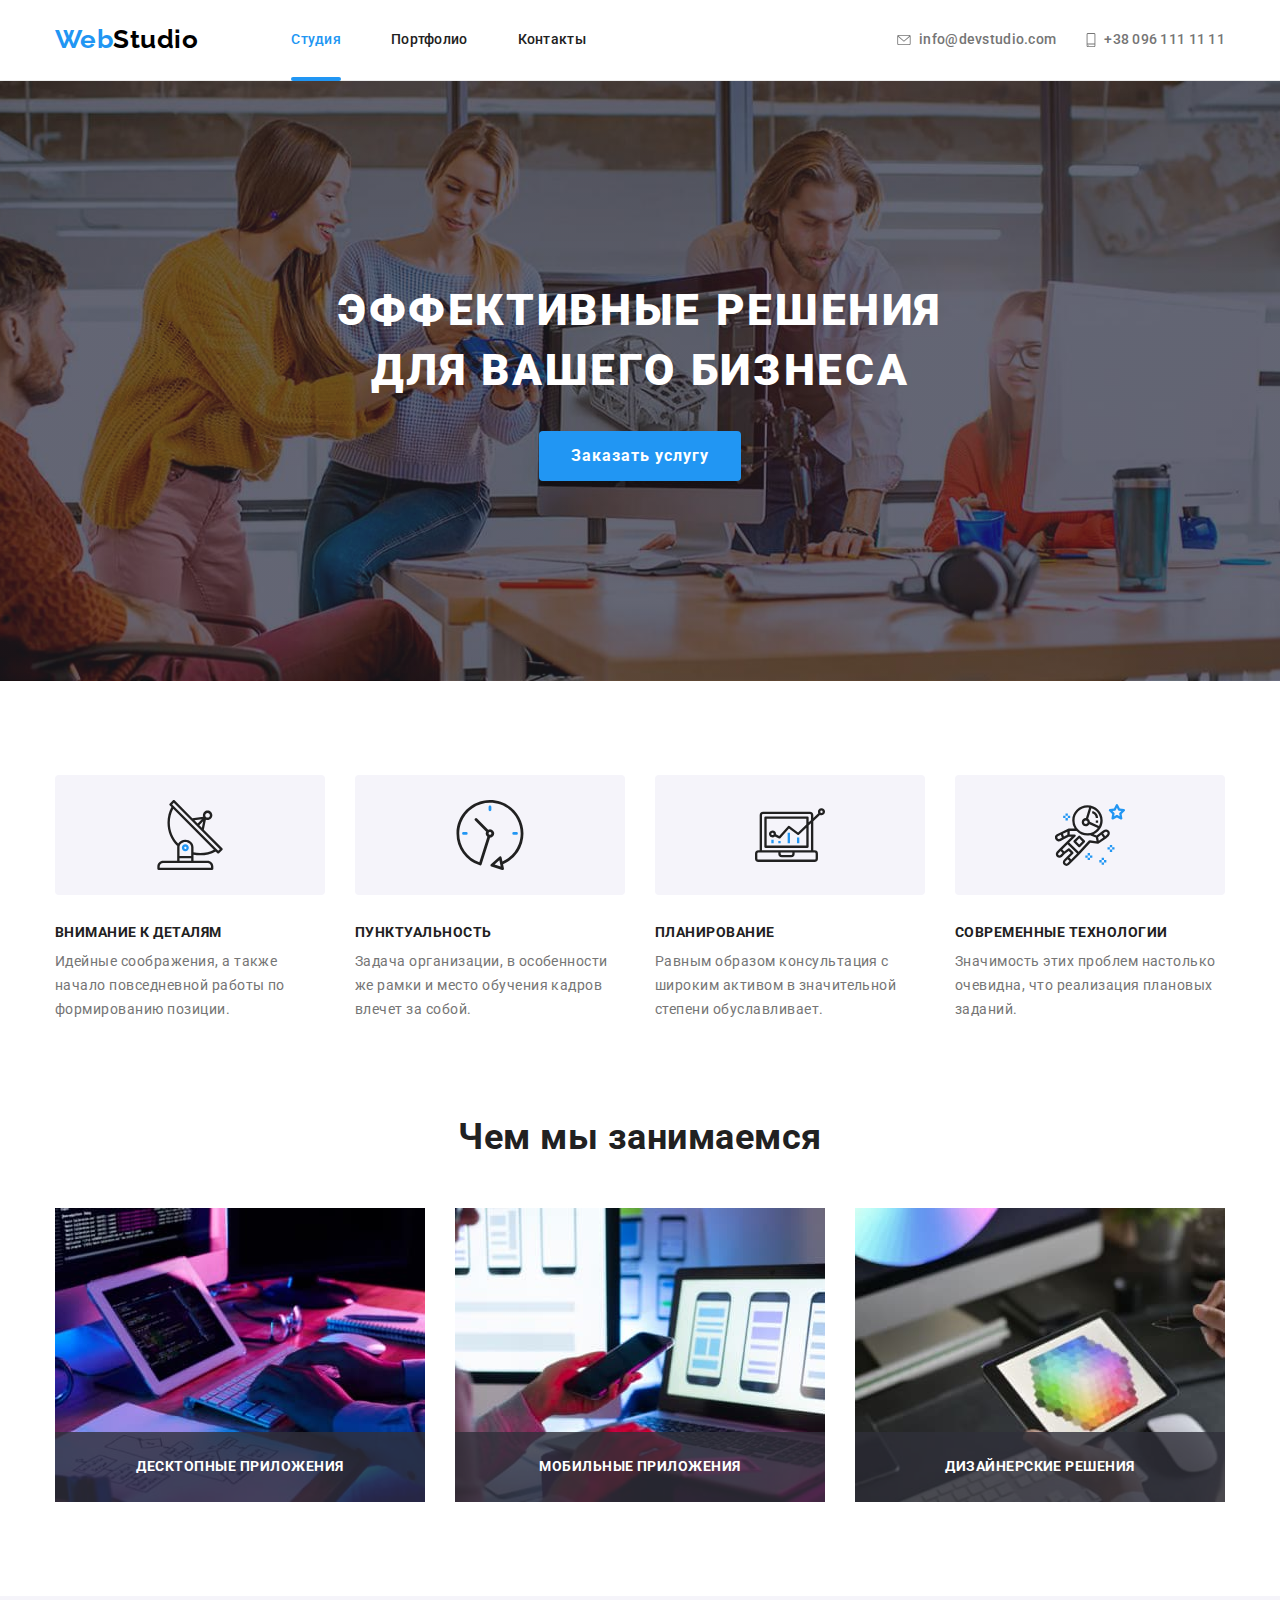
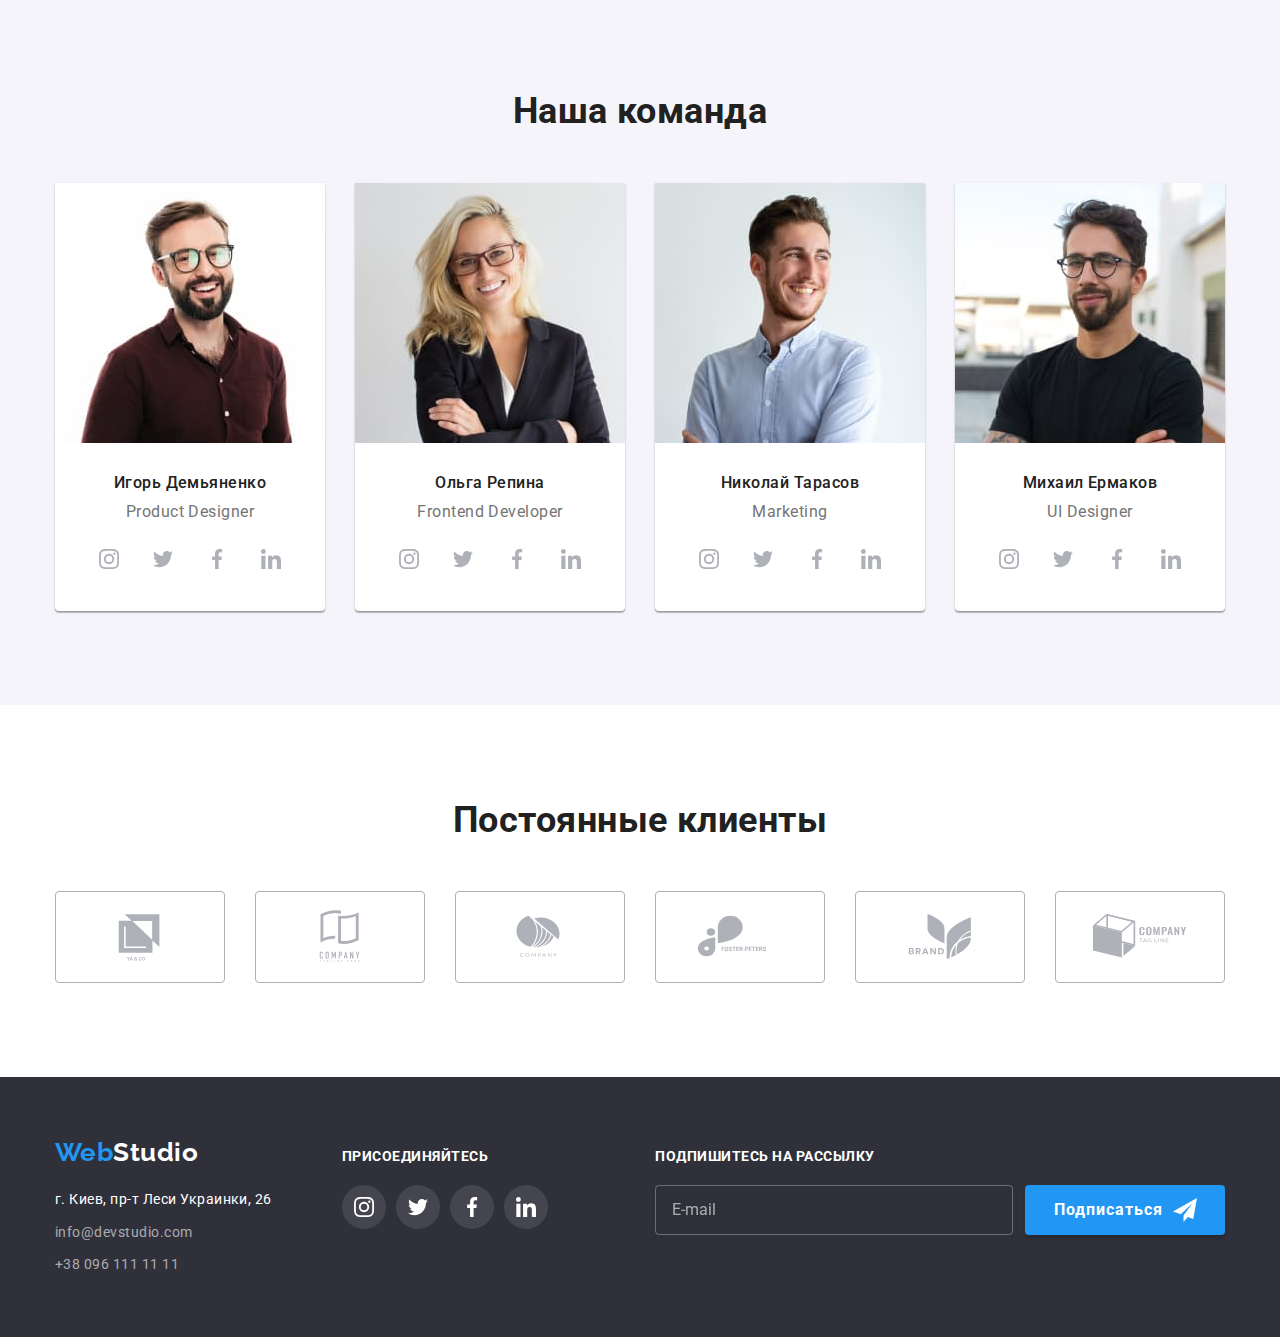
<file: index.html>
<!DOCTYPE html>
<html lang="ru">
   <head>
      <meta charset="UTF-8" />
      <meta http-equiv="X-UA-Compatible" content="IE=edge" />
      <meta name="viewport" content="width=device-width, initial-scale=1.0" />
      <title>Студия</title>
      <link rel="preconnect" href="https://fonts.googleapis.com" />
      <link rel="preconnect" href="https://fonts.gstatic.com" crossorigin />
      <link
         href="https://fonts.googleapis.com/css2?family=Raleway:wght@700&family=Roboto:wght@400;500;700;900&display=swap"
         rel="stylesheet"
      />
      <link
         rel="stylesheet"
         href="https://cdnjs.cloudflare.com/ajax/libs/modern-normalize/1.1.0/modern-normalize.css"
      />
      <link rel="stylesheet" href="./css/main.min.css" />
   </head>
   <body>
      <!-- Шапка страницы -->
      <header class="header">
         <div class="container container--header">
            <a class="logo logo--header link" href="./index.html" lang="en">
               <span class="accent">Web</span>Studio</a
            >
            <nav class="nav">
               <ul class="nav-list list">
                  <li class="nav-list__item">
                     <a
                        class="nav-list__link nav-list__link--accent link"
                        href="./index.html"
                        >Студия</a
                     >
                  </li>
                  <li class="nav-list__item">
                     <a class="nav-list__link link" href="./portfolio.html"
                        >Портфолио</a
                     >
                  </li>
                  <li class="nav-list__item">
                     <a class="nav-list__link link" href="">Контакты</a>
                  </li>
               </ul>
            </nav>
            <ul class="contact-list list">
               <li class="contact-list__item">
                  <a
                     class="contact-list__link contact-list__link--top link"
                     href="mailto:info@devstudio.com"
                  >
                     <svg
                        class="contact-list__icon contact-list__icon--email"
                        width="16"
                        height="12"
                     >
                        <use href="./images/icons.svg#icon-envelope"></use>
                     </svg>
                     info@devstudio.com
                  </a>
               </li>
               <li class="contact-list__item">
                  <a
                     class="contact-list__link contact-list__link--bottom link"
                     href="tel:+380961111111"
                  >
                     <svg
                        class="contact-list__icon contact-list__icon--tel"
                        width="10"
                        height="16"
                     >
                        <use href="./images/icons.svg#icon-phone"></use>
                     </svg>
                     +38 096 111 11 11
                  </a>
               </li>
            </ul>
            <button type="button" class="menu-btn menu-btn--open">
               <svg class="menu-btn__icon" width="40" height="40">
                  <use href="./images/icons.svg#icon-menu-open"></use>
               </svg>
            </button>
         </div>
         <div class="menu is-hidden">
            <div class="container">
               <div class="menu-top">
                  <button type="button" class="menu-btn menu-btn--close">
                     <svg class="menu-btn__icon" width="40" height="40">
                        <use href="./images/icons.svg#icon-menu-close"></use>
                     </svg>
                  </button>
                  <ul class="menu-list list">
                     <li class="menu-list__item">
                        <a
                           class="menu-list__link menu-list__link--accent link"
                           href="./index.html"
                           >Студия</a
                        >
                     </li>
                     <li class="menu-list__item">
                        <a class="menu-list__link link" href="./portfolio.html"
                           >Портфолио</a
                        >
                     </li>
                     <li class="menu-list__item">
                        <a class="menu-list__link link" href="">Контакты</a>
                     </li>
                  </ul>
               </div>
               <div class="menu-bottom">
                  <ul class="menu-contact-list list">
                     <li class="menu-contact-list__item">
                        <a
                           class="
                              menu-contact-list__link
                              menu-contact-list__link--accent
                              link
                           "
                           href="mailto:info@devstudio.com"
                           >info@devstudio.com
                        </a>
                     </li>
                     <li class="menu-contact-list__item">
                        <a
                           class="menu-contact-list__link link"
                           href="tel:+380961111111"
                        >
                           +38 096 111 11 11
                        </a>
                     </li>
                  </ul>
                  <ul class="menu-socials-list list">
                     <li class="menu-socials-list__item">
                        <a
                           class="menu-socials-list__link link"
                           href=""
                           lang="en"
                           >Instagram</a
                        >
                     </li>
                     <li class="menu-socials-list__item">
                        <a
                           class="menu-socials-list__link link"
                           href=""
                           lang="en"
                           >Twitter</a
                        >
                     </li>
                     <li class="menu-socials-list__item">
                        <a
                           class="menu-socials-list__link link"
                           href=""
                           lang="en"
                           >Facebook</a
                        >
                     </li>
                     <li class="menu-socials-list__item">
                        <a
                           class="menu-socials-list__link link"
                           href=""
                           lang="en"
                           >LinkedIn</a
                        >
                     </li>
                  </ul>
               </div>
            </div>
         </div>
      </header>
      <!-- Уникальный контент страницы -->
      <main>
         <!-- Герой+ -->
         <section class="hero hero__overlay">
            <div class="container">
               <h1 class="hero__title">
                  Эффективные решения
                  <br />
                  для вашего бизнеса
               </h1>
               <button
                  data-modal-open
                  type="button"
                  class="button button--hero"
               >
                  Заказать услугу
               </button>
            </div>
         </section>
         <!-- Преимущества+ -->
         <section class="advantage section">
            <div class="container">
               <h2 class="visually-hidden">Преимущества</h2>
               <ul class="advantage-list list">
                  <li class="advantage-list__item">
                     <div class="advantage-list__wrap">
                        <svg
                           class="advantage-list__icon"
                           width="70"
                           height="70"
                        >
                           <use href="./images/icons.svg#icon-antenna"></use>
                        </svg>
                     </div>
                     <h3 class="advantage-list__title">Внимание к деталям</h3>
                     <p class="advantage-list__text">
                        Идейные соображения, а также начало повседневной работы
                        по формированию позиции.
                     </p>
                  </li>
                  <li class="advantage-list__item">
                     <div class="advantage-list__wrap">
                        <svg
                           class="advantage-list__icon"
                           width="70"
                           height="70"
                        >
                           <use href="./images/icons.svg#icon-clock"></use>
                        </svg>
                     </div>
                     <h3 class="advantage-list__title">Пунктуальность</h3>
                     <p class="advantage-list__text">
                        Задача организации, в особенности же рамки и место
                        обучения кадров влечет за собой.
                     </p>
                  </li>
                  <li class="advantage-list__item">
                     <div class="advantage-list__wrap">
                        <svg
                           class="advantage-list__icon"
                           width="70"
                           height="70"
                        >
                           <use href="./images/icons.svg#icon-diagram"></use>
                        </svg>
                     </div>
                     <h3 class="advantage-list__title">Планирование</h3>
                     <p class="advantage-list__text">
                        Равным образом консультация с широким активом в
                        значительной степени обуславливает.
                     </p>
                  </li>
                  <li class="advantage-list__item">
                     <div class="advantage-list__wrap">
                        <svg
                           class="advantage-list__icon"
                           width="70"
                           height="70"
                        >
                           <use href="./images/icons.svg#icon-astronaut"></use>
                        </svg>
                     </div>
                     <h3 class="advantage-list__title">
                        Современные технологии
                     </h3>
                     <p class="advantage-list__text">
                        Значимость этих проблем настолько очевидна, что
                        реализация плановых заданий.
                     </p>
                  </li>
               </ul>
            </div>
         </section>
         <!-- Чем мы занимаемся+ -->
         <section class="offers section">
            <div class="container">
               <h2 class="offers__title">Чем мы занимаемся</h2>
               <ul class="offers-list list">
                  <li class="offers-list__item">
                     <img
                        srcset="./images/box1.jpg 1x, ./images/box1-2x.jpg 2x"
                        src="./images/box1.jpg"
                        alt="Человек печатает на клавиатуре"
                     />
                     <p class="offers-list__text">Десктопные приложения</p>
                  </li>
                  <li class="offers-list__item">
                     <img
                        srcset="./images/box2.jpg 1x, ./images/box2-2x.jpg 2x"
                        src="./images/box2.jpg"
                        alt="Человек держит в руке смартфон"
                     />
                     <p class="offers-list__text">Мобильные приложения</p>
                  </li>
                  <li class="offers-list__item">
                     <img
                        srcset="./images/box3.jpg 1x, ./images/box3-2x.jpg 2x"
                        src="./images/box3.jpg"
                        alt="Человек держит в руке планшет"
                     />
                     <p class="offers-list__text">Дизайнерские решения</p>
                  </li>
               </ul>
            </div>
         </section>
         <!-- Наша команда+ -->
         <section class="team section">
            <div class="container">
               <h2 class="team__title">Наша команда</h2>
               <ul class="team-list list">
                  <li class="team-list__item team-card">
                     <picture>
                        <source
                           srcset="
                              ./images/team-card1.jpg    1x,
                              ./images/team-card1-2x.jpg 2x
                           "
                           media="(min-width:1200px)" />
                        <source
                           srcset="
                              ./images/team-card1-tab-1x.jpg 1x,
                              ./images/team-card1-tab-2x.jpg 2x
                           "
                           media="(min-width:768px)" />
                        <source
                           srcset="
                              ./images/team-card1-mob-1x.jpg 1x,
                              ./images/team-card1-mob-2x.jpg 2x
                           "
                           media="(min-width:320px)" />
                        <img
                           class="team-card__image"
                           srcset="
                              ./images/team-card1.jpg    1x,
                              ./images/team-card1-2x.jpg 2x
                           "
                           src="./images/team-card1.jpg"
                           alt="Игорь Демьяненко"
                     /></picture>
                     <div class="team-card__header">
                        <h3 class="team-card__title">Игорь Демьяненко</h3>
                        <p class="team-card__subtitle" lang="en">
                           Product Designer
                        </p>
                        <ul class="team-list__socials socials list">
                           <li class="socials__item">
                              <a
                                 href=""
                                 class="socials__link socials__link--team"
                              >
                                 <svg
                                    class="socials__icon"
                                    width="20"
                                    height="20"
                                 >
                                    <use
                                       href="./images/icons.svg#icon-instagram"
                                    ></use>
                                 </svg>
                              </a>
                           </li>
                           <li class="socials__item">
                              <a
                                 href=""
                                 class="socials__link socials__link--team"
                              >
                                 <svg
                                    class="socials__icon"
                                    width="20"
                                    height="20"
                                 >
                                    <use
                                       href="./images/icons.svg#icon-twitter"
                                    ></use>
                                 </svg>
                              </a>
                           </li>
                           <li class="socials__item">
                              <a
                                 href=""
                                 class="socials__link socials__link--team"
                              >
                                 <svg
                                    class="socials__icon"
                                    width="20"
                                    height="20"
                                 >
                                    <use
                                       href="./images/icons.svg#icon-facebook"
                                    ></use>
                                 </svg>
                              </a>
                           </li>
                           <li class="socials__item">
                              <a
                                 href=""
                                 class="socials__link socials__link--team"
                              >
                                 <svg
                                    class="socials__icon"
                                    width="20"
                                    height="20"
                                 >
                                    <use
                                       href="./images/icons.svg#icon-linkedin"
                                    ></use>
                                 </svg>
                              </a>
                           </li>
                        </ul>
                     </div>
                  </li>
                  <li class="team-list__item team-card">
                     <picture>
                        <source
                           srcset="
                              ./images/team-card2.jpg    1x,
                              ./images/team-card2-2x.jpg 2x
                           "
                           media="(min-width:1200px)" />
                        <source
                           srcset="
                              ./images/team-card2-tab-1x.jpg 1x,
                              ./images/team-card2-tab-2x.jpg 2x
                           "
                           media="(min-width:768px)" />
                        <source
                           srcset="
                              ./images/team-card2-mob-1x.jpg 1x,
                              ./images/team-card2-mob-2x.jpg 2x
                           "
                           media="(min-width:320px)" />
                        <img
                           class="team-card__image"
                           srcset="
                              ./images/team-card2.jpg    1x,
                              ./images/team-card2-2x.jpg 2x
                           "
                           src="./images/team-card2.jpg"
                           alt="Ольга Репина"
                     /></picture>
                     <div class="team-card__header">
                        <h3 class="team-card__title">Ольга Репина</h3>
                        <p class="team-card__subtitle" lang="en">
                           Frontend Developer
                        </p>
                        <ul class="team-list__socials socials list">
                           <li class="socials__item">
                              <a
                                 href=""
                                 class="socials__link socials__link--team"
                              >
                                 <svg
                                    class="socials__icon"
                                    width="20"
                                    height="20"
                                 >
                                    <use
                                       href="./images/icons.svg#icon-instagram"
                                    ></use>
                                 </svg>
                              </a>
                           </li>
                           <li class="socials__item">
                              <a
                                 href=""
                                 class="socials__link socials__link--team"
                              >
                                 <svg
                                    class="socials__icon"
                                    width="20"
                                    height="20"
                                 >
                                    <use
                                       href="./images/icons.svg#icon-twitter"
                                    ></use>
                                 </svg>
                              </a>
                           </li>
                           <li class="socials__item">
                              <a
                                 href=""
                                 class="socials__link socials__link--team"
                              >
                                 <svg
                                    class="socials__icon"
                                    width="20"
                                    height="20"
                                 >
                                    <use
                                       href="./images/icons.svg#icon-facebook"
                                    ></use>
                                 </svg>
                              </a>
                           </li>
                           <li class="socials__item">
                              <a
                                 href=""
                                 class="socials__link socials__link--team"
                              >
                                 <svg
                                    class="socials__icon"
                                    width="20"
                                    height="20"
                                 >
                                    <use
                                       href="./images/icons.svg#icon-linkedin"
                                    ></use>
                                 </svg>
                              </a>
                           </li>
                        </ul>
                     </div>
                  </li>
                  <li class="team-list__item team-card">
                     <picture>
                        <source
                           srcset="
                              ./images/team-card3.jpg    1x,
                              ./images/team-card3-2x.jpg 2x
                           "
                           media="(min-width:1200px)" />
                        <source
                           srcset="
                              ./images/team-card3-tab-1x.jpg 1x,
                              ./images/team-card3-tab-2x.jpg 2x
                           "
                           media="(min-width:768px)" />
                        <source
                           srcset="
                              ./images/team-card3-mob-1x.jpg 1x,
                              ./images/team-card3-mob-2x.jpg 2x
                           "
                           media="(min-width:320px)" />
                        <img
                           class="team-card__image"
                           srcset="
                              ./images/team-card3.jpg    1x,
                              ./images/team-card3-2x.jpg 2x
                           "
                           src="./images/team-card3.jpg"
                           alt="Николай Тарасов"
                     /></picture>
                     <div class="team-card__header">
                        <h3 class="team-card__title">Николай Тарасов</h3>
                        <p class="team-card__subtitle" lang="en">Marketing</p>
                        <ul class="team-list__socials socials list">
                           <li class="socials__item">
                              <a
                                 href=""
                                 class="socials__link socials__link--team"
                              >
                                 <svg
                                    class="socials__icon"
                                    width="20"
                                    height="20"
                                 >
                                    <use
                                       href="./images/icons.svg#icon-instagram"
                                    ></use>
                                 </svg>
                              </a>
                           </li>
                           <li class="socials__item">
                              <a
                                 href=""
                                 class="socials__link socials__link--team"
                              >
                                 <svg
                                    class="socials__icon"
                                    width="20"
                                    height="20"
                                 >
                                    <use
                                       href="./images/icons.svg#icon-twitter"
                                    ></use>
                                 </svg>
                              </a>
                           </li>
                           <li class="socials__item">
                              <a
                                 href=""
                                 class="socials__link socials__link--team"
                              >
                                 <svg
                                    class="socials__icon"
                                    width="20"
                                    height="20"
                                 >
                                    <use
                                       href="./images/icons.svg#icon-facebook"
                                    ></use>
                                 </svg>
                              </a>
                           </li>
                           <li class="socials__item">
                              <a
                                 href=""
                                 class="socials__link socials__link--team"
                              >
                                 <svg
                                    class="socials__icon"
                                    width="20"
                                    height="20"
                                 >
                                    <use
                                       href="./images/icons.svg#icon-linkedin"
                                    ></use>
                                 </svg>
                              </a>
                           </li>
                        </ul>
                     </div>
                  </li>
                  <li class="team-list__item team-card">
                     <picture>
                        <source
                           srcset="
                              ./images/team-card4.jpg    1x,
                              ./images/team-card4-2x.jpg 2x
                           "
                           media="(min-width:1200px)" />
                        <source
                           srcset="
                              ./images/team-card4-tab-1x.jpg 1x,
                              ./images/team-card4-tab-2x.jpg 2x
                           "
                           media="(min-width:768px)" />
                        <source
                           srcset="
                              ./images/team-card4-mob-1x.jpg 1x,
                              ./images/team-card4-mob-2x.jpg 2x
                           "
                           media="(min-width:320px)" />
                        <img
                           class="team-card__image"
                           srcset="
                              ./images/team-card4.jpg    1x,
                              ./images/team-card4-2x.jpg 2x
                           "
                           src="./images/team-card4.jpg"
                           alt="Михаил Ермаков"
                     /></picture>
                     <div class="team-card__header">
                        <h3 class="team-card__title">Михаил Ермаков</h3>
                        <p class="team-card__subtitle" lang="en">UI Designer</p>
                        <ul class="team-list__socials socials list">
                           <li class="socials__item">
                              <a
                                 href=""
                                 class="socials__link socials__link--team"
                              >
                                 <svg
                                    class="socials__icon"
                                    width="20"
                                    height="20"
                                 >
                                    <use
                                       href="./images/icons.svg#icon-instagram"
                                    ></use>
                                 </svg>
                              </a>
                           </li>
                           <li class="socials__item">
                              <a
                                 href=""
                                 class="socials__link socials__link--team"
                              >
                                 <svg
                                    class="socials__icon"
                                    width="20"
                                    height="20"
                                 >
                                    <use
                                       href="./images/icons.svg#icon-twitter"
                                    ></use>
                                 </svg>
                              </a>
                           </li>
                           <li class="socials__item">
                              <a
                                 href=""
                                 class="socials__link socials__link--team"
                              >
                                 <svg
                                    class="socials__icon"
                                    width="20"
                                    height="20"
                                 >
                                    <use
                                       href="./images/icons.svg#icon-facebook"
                                    ></use>
                                 </svg>
                              </a>
                           </li>
                           <li class="socials__item">
                              <a
                                 href=""
                                 class="socials__link socials__link--team"
                              >
                                 <svg
                                    class="socials__icon"
                                    width="20"
                                    height="20"
                                 >
                                    <use
                                       href="./images/icons.svg#icon-linkedin"
                                    ></use>
                                 </svg>
                              </a>
                           </li>
                        </ul>
                     </div>
                  </li>
               </ul>
            </div>
         </section>
         <!-- Клиенты+ -->
         <section class="clients section">
            <div class="container">
               <h2 class="clients__title">Постоянные клиенты</h2>
               <ul class="clients-list list">
                  <li class="clients-list__item">
                     <a href="" class="clients-list__link">
                        <svg class="clients-list__icon" width="106" height="60">
                           <use href="./images/icons.svg#icon-client1"></use>
                        </svg>
                     </a>
                  </li>
                  <li class="clients-list__item">
                     <a href="" class="clients-list__link">
                        <svg class="clients-list__icon" width="106" height="60">
                           <use href="./images/icons.svg#icon-client2"></use>
                        </svg>
                     </a>
                  </li>
                  <li class="clients-list__item">
                     <a href="" class="clients-list__link">
                        <svg class="clients-list__icon" width="106" height="60">
                           <use href="./images/icons.svg#icon-client3"></use>
                        </svg>
                     </a>
                  </li>
                  <li class="clients-list__item">
                     <a href="" class="clients-list__link">
                        <svg class="clients-list__icon" width="106" height="60">
                           <use href="./images/icons.svg#icon-client4"></use>
                        </svg>
                     </a>
                  </li>
                  <li class="clients-list__item">
                     <a href="" class="clients-list__link">
                        <svg class="clients-list__icon" width="106" height="60">
                           <use href="./images/icons.svg#icon-client5"></use>
                        </svg>
                     </a>
                  </li>
                  <li class="clients-list__item">
                     <a href="" class="clients-list__link">
                        <svg class="clients-list__icon" width="106" height="60">
                           <use href="./images/icons.svg#icon-client6"></use>
                        </svg>
                     </a>
                  </li>
               </ul>
            </div>
         </section>
      </main>
      <!-- Подвал страницы -->
      <footer class="footer">
         <div class="container container--footer">
            <div class="wrap wrap--top">
               <div class="wrap wrap--left">
                  <a class="logo logo--footer link" href="./index.html">
                     <span class="accent">Web</span>Studio</a
                  >
                  <address class="footer-address">
                     <ul class="address-list list">
                        <li class="address-list__item">
                           <a
                              class="
                                 address-list__link address-list__link--map
                                 link
                              "
                              href="https://goo.gl/maps/WgoKR5kKBHzv3oiY9"
                              target="_blank"
                              rel="noopener noreferrer"
                           >
                              г. Киев, пр-т Леси Украинки, 26
                           </a>
                        </li>
                        <li class="address-list__item">
                           <a
                              class="address-list__link link"
                              href="mailto:info@devstudio.com"
                              >info@devstudio.com</a
                           >
                        </li>
                        <li class="address-list__item">
                           <a
                              class="address-list__link link"
                              href="tel:+380961111111"
                              >+38 096 111 11 11</a
                           >
                        </li>
                     </ul>
                  </address>
               </div>
               <div class="wrap wrap--centre">
                  <p class="join__title">присоединяйтесь</p>
                  <ul class="footer__socials socials list">
                     <li class="socials__item">
                        <a href="" class="socials__link socials__link--footer">
                           <svg class="socials__icon" width="20" height="20">
                              <use
                                 href="./images/icons.svg#icon-instagram"
                              ></use>
                           </svg>
                        </a>
                     </li>
                     <li class="socials__item">
                        <a href="" class="socials__link socials__link--footer">
                           <svg class="socials__icon" width="20" height="20">
                              <use href="./images/icons.svg#icon-twitter"></use>
                           </svg>
                        </a>
                     </li>
                     <li class="socials__item">
                        <a href="" class="socials__link socials__link--footer">
                           <svg class="socials__icon" width="20" height="20">
                              <use
                                 href="./images/icons.svg#icon-facebook"
                              ></use>
                           </svg>
                        </a>
                     </li>
                     <li class="socials__item">
                        <a href="" class="socials__link socials__link--footer">
                           <svg class="socials__icon" width="20" height="20">
                              <use
                                 href="./images/icons.svg#icon-linkedin"
                              ></use>
                           </svg>
                        </a>
                     </li>
                  </ul>
               </div>
            </div>
            <div class="wrap wrap--right">
               <p class="subscribe__title">Подпишитесь на рассылку</p>
               <form class="subscribe-form">
                  <input
                     type="email"
                     name="subscribe-email"
                     placeholder="E-mail"
                     class="subscribe-form__input"
                  />
                  <button type="submit" class="button button--footer">
                     Подписаться
                     <svg class="button__icon" width="24" height="24">
                        <use href="./images/icons.svg#icon-subscribe"></use>
                     </svg>
                  </button>
               </form>
            </div>
         </div>
      </footer>
      <!-- Модальное окно+ -->
      <div data-modal class="backdrop is-hidden">
         <div class="modal">
            <button data-modal-close class="btn-close">
               <svg class="btn-close__icon" width="18" height="18">
                  <use href="./images/icons.svg#icon-close"></use>
               </svg>
            </button>
            <p class="modal__title">Оставьте свои данные, мы вам перезвоним</p>
            <form class="contact-form">
               <label for="name" class="contact-form__label">Имя</label>
               <div class="contact-form__input-wrap">
                  <input
                     id="name"
                     type="text"
                     name="name"
                     class="contact-form__input"
                  />
                  <svg class="contact-form__icon" width="18" height="18">
                     <use href="./images/icons.svg#icon-person"></use>
                  </svg>
               </div>
               <label for="tel" class="contact-form__label">Телефон</label>
               <div class="contact-form__input-wrap">
                  <input
                     id="tel"
                     type="tel"
                     name="tel"
                     class="contact-form__input"
                  />
                  <svg class="contact-form__icon" width="18" height="18">
                     <use href="./images/icons.svg#icon-line-phone"></use>
                  </svg>
               </div>
               <label for="email" class="contact-form__label">Почта</label>
               <div class="contact-form__input-wrap">
                  <input
                     id="email"
                     type="email"
                     name="email"
                     class="contact-form__input"
                  />
                  <svg class="contact-form__icon" width="18" height="18">
                     <use href="./images/icons.svg#icon-email"></use>
                  </svg>
               </div>
               <label for="comment" class="contact-form__label"
                  >Комментарий</label
               >
               <textarea
                  id="comment"
                  name="comment"
                  placeholder="Введите текст"
                  class="contact-form__comment"
               ></textarea>
               <input
                  id="checkbox"
                  type="checkbox"
                  name="policy"
                  value="policy"
                  class="policy-form__checkbox visually-hidden"
               />
               <label for="checkbox" class="policy-form__label">
                  <span class="policy-form__checkbox-custom">
                     <svg class="policy-form__icon" width="16" height="15">
                        <use href="./images/icons.svg#icon-checkbox"></use>
                     </svg>
                  </span>
                  <span class="policy-form__text"
                     >Соглашаюсь с рассылкой и принимаю</span
                  >
                  <a href="" class="policy-form__link">Условия договора</a>
               </label>
               <button type="submit" class="button button--modal">
                  Отправить
               </button>
            </form>
         </div>
      </div>
      <script src="./js/modal.js"></script>
      <script src="./js/menu.js"></script>
   </body>
</html>
</file>
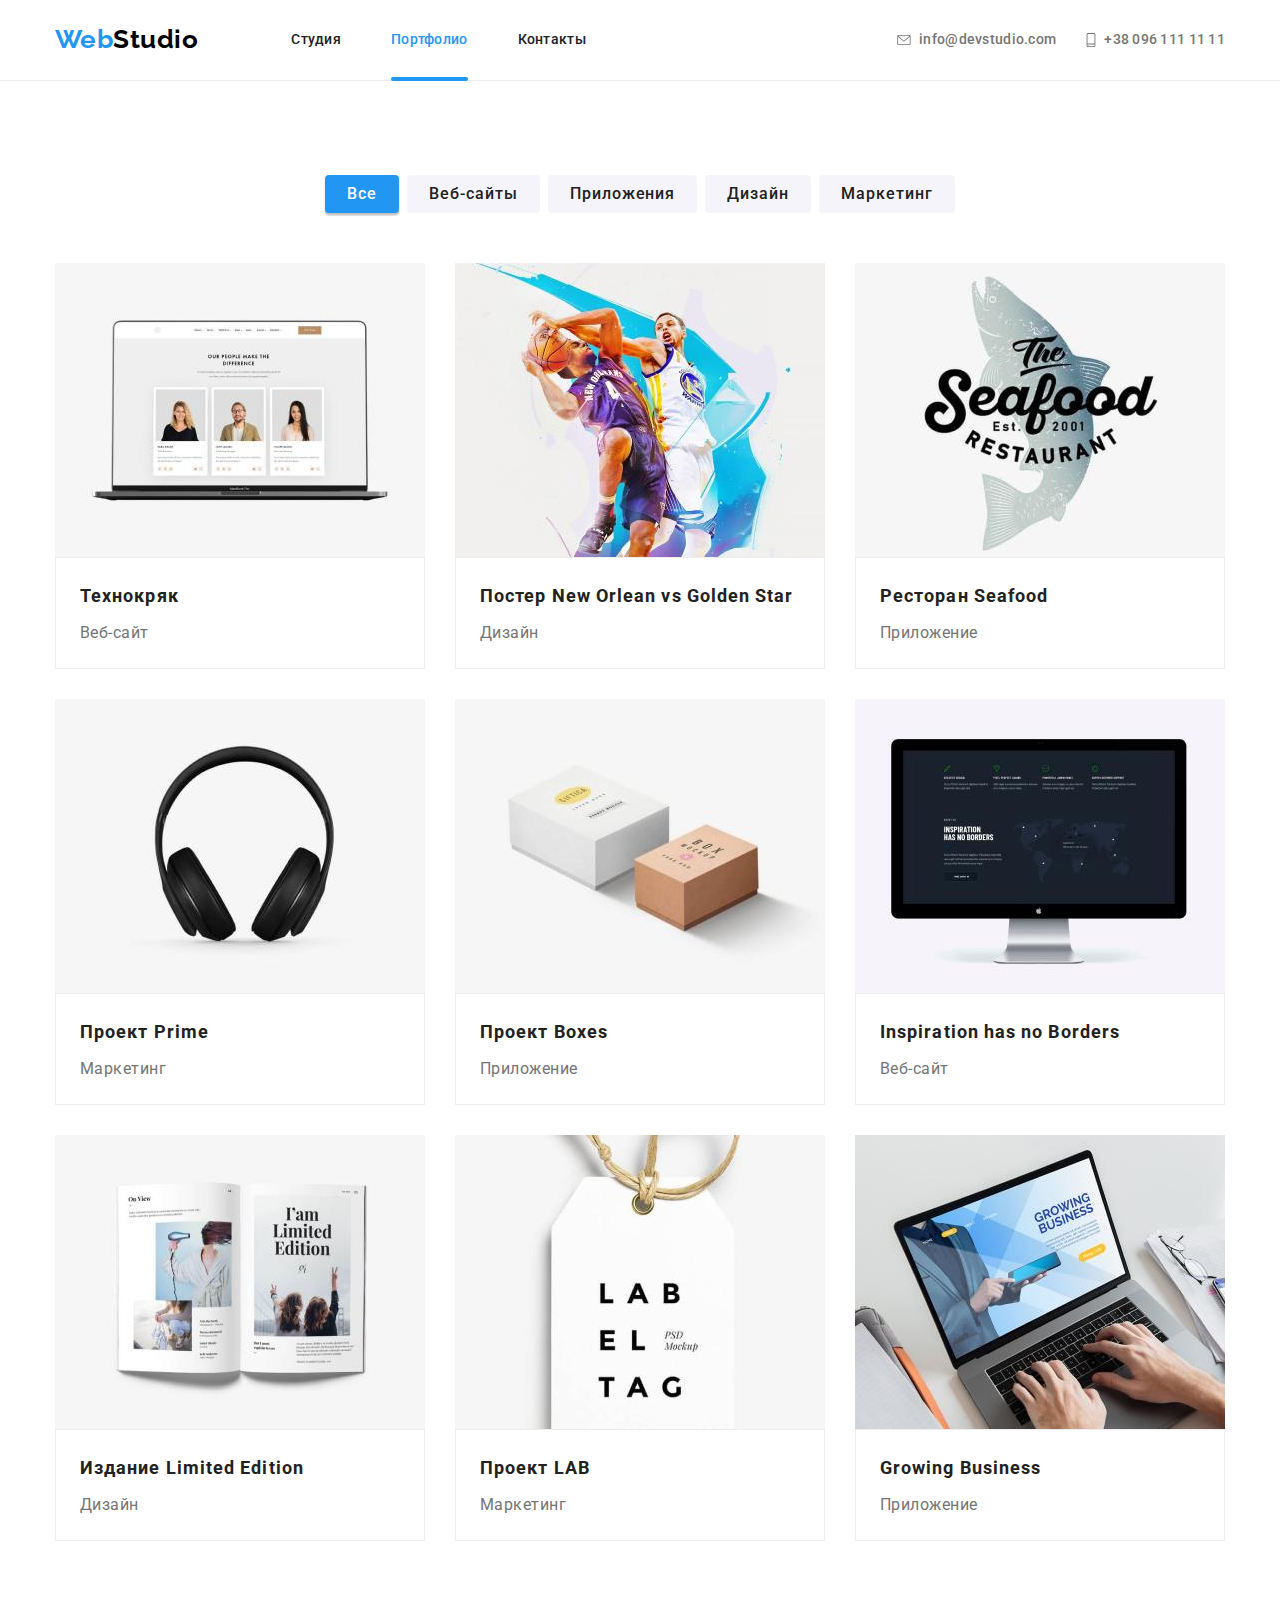
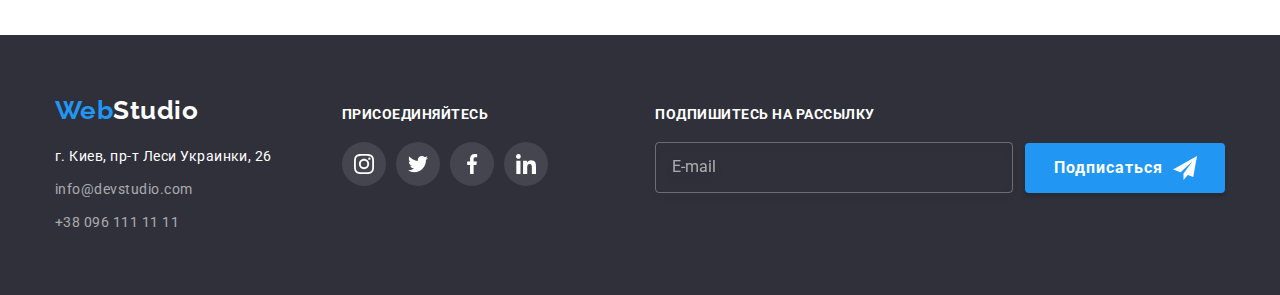
<file: portfolio.html>
<!DOCTYPE html>
<html lang="ru">
   <head>
      <meta charset="UTF-8" />
      <meta http-equiv="X-UA-Compatible" content="IE=edge" />
      <meta name="viewport" content="width=device-width, initial-scale=1.0" />
      <title>Портфолио</title>
      <link rel="preconnect" href="https://fonts.googleapis.com" />
      <link rel="preconnect" href="https://fonts.gstatic.com" crossorigin />
      <link
         href="https://fonts.googleapis.com/css2?family=Raleway:wght@700&family=Roboto:wght@400;500;700;900&display=swap"
         rel="stylesheet"
      />
      <link
         rel="stylesheet"
         href="https://cdnjs.cloudflare.com/ajax/libs/modern-normalize/1.1.0/modern-normalize.css"
      />
      <link rel="stylesheet" href="./css/main.min.css" />
   </head>

   <body>
      <!-- Шапка страницы -->
      <header class="header">
         <div class="container container--header">
            <a class="logo logo--header link" href="./index.html" lang="en">
               <span class="accent">Web</span>Studio</a
            >
            <nav class="nav">
               <ul class="nav-list list">
                  <li class="nav-list__item">
                     <a class="nav-list__link link" href="./index.html"
                        >Студия</a
                     >
                  </li>
                  <li class="nav-list__item">
                     <a
                        class="nav-list__link nav-list__link--accent link"
                        href="./portfolio.html"
                        >Портфолио</a
                     >
                  </li>
                  <li class="nav-list__item">
                     <a class="nav-list__link link" href="">Контакты</a>
                  </li>
               </ul>
            </nav>
            <ul class="contact-list list">
               <li class="contact-list__item">
                  <a
                     class="contact-list__link contact-list__link--top link"
                     href="mailto:info@devstudio.com"
                  >
                     <svg
                        class="contact-list__icon contact-list__icon--email"
                        width="16"
                        height="12"
                     >
                        <use href="./images/icons.svg#icon-envelope"></use>
                     </svg>
                     info@devstudio.com
                  </a>
               </li>
               <li class="contact-list__item">
                  <a
                     class="contact-list__link contact-list__link--bottom link"
                     href="tel:+380961111111"
                  >
                     <svg
                        class="contact-list__icon contact-list__icon--tel"
                        width="10"
                        height="16"
                     >
                        <use href="./images/icons.svg#icon-phone"></use>
                     </svg>
                     +38 096 111 11 11
                  </a>
               </li>
            </ul>
            <button type="button" class="menu-btn menu-btn--open">
               <svg class="menu-btn__icon" width="40" height="40">
                  <use href="./images/icons.svg#icon-menu-open"></use>
               </svg>
            </button>
         </div>
         <div class="menu is-hidden">
            <div class="container">
               <div class="menu-top">
                  <button type="button" class="menu-btn menu-btn--close">
                     <svg class="menu-btn__icon" width="40" height="40">
                        <use href="./images/icons.svg#icon-menu-close"></use>
                     </svg>
                  </button>
                  <ul class="menu-list list">
                     <li class="menu-list__item">
                        <a class="menu-list__link link" href="./index.html"
                           >Студия</a
                        >
                     </li>
                     <li class="menu-list__item">
                        <a
                           class="menu-list__link menu-list__link--accent link"
                           href="./portfolio.html"
                           >Портфолио</a
                        >
                     </li>
                     <li class="menu-list__item">
                        <a class="menu-list__link link" href="">Контакты</a>
                     </li>
                  </ul>
               </div>
               <div class="menu-bottom">
                  <ul class="menu-contact-list list">
                     <li class="menu-contact-list__item">
                        <a
                           class="
                              menu-contact-list__link
                              menu-contact-list__link--accent
                              link
                           "
                           href="mailto:info@devstudio.com"
                           >info@devstudio.com
                        </a>
                     </li>
                     <li class="menu-contact-list__item">
                        <a
                           class="menu-contact-list__link link"
                           href="tel:+380961111111"
                        >
                           +38 096 111 11 11
                        </a>
                     </li>
                  </ul>
                  <ul class="menu-socials-list list">
                     <li class="menu-socials-list__item">
                        <a
                           class="menu-socials-list__link link"
                           href=""
                           lang="en"
                           >Instagram</a
                        >
                     </li>
                     <li class="menu-socials-list__item">
                        <a
                           class="menu-socials-list__link link"
                           href=""
                           lang="en"
                           >Twitter</a
                        >
                     </li>
                     <li class="menu-socials-list__item">
                        <a
                           class="menu-socials-list__link link"
                           href=""
                           lang="en"
                           >Facebook</a
                        >
                     </li>
                     <li class="menu-socials-list__item">
                        <a
                           class="menu-socials-list__link link"
                           href=""
                           lang="en"
                           >LinkedIn</a
                        >
                     </li>
                  </ul>
               </div>
            </div>
         </div>
      </header>
      <!-- Уникальный контент страницы -->
      <main>
         <section class="portfolio section">
            <div class="container">
               <h1 class="visually-hidden">Работы</h1>
               <ul class="filter-list list">
                  <li class="filter-list__item">
                     <button
                        type="button"
                        class="button button--portfolio button--current"
                     >
                        Все
                     </button>
                  </li>
                  <li class="filter-list__item">
                     <button type="button" class="button button--portfolio">
                        Веб-сайты
                     </button>
                  </li>
                  <li class="filter-list__item">
                     <button type="button" class="button button--portfolio">
                        Приложения
                     </button>
                  </li>
                  <li class="filter-list__item">
                     <button type="button" class="button button--portfolio">
                        Дизайн
                     </button>
                  </li>
                  <li class="filter-list__item">
                     <button type="button" class="button button--portfolio">
                        Маркетинг
                     </button>
                  </li>
               </ul>
               <ul class="portfolio-list list">
                  <li class="portfolio-list__item portfolio-card">
                     <a href="" class="portfolio-list__link link">
                        <div class="portfolio-card__body">
                           <picture>
                              <source
                                 srcset="
                                    ./images/project-1.jpg    1x,
                                    ./images/project-1-2x.jpg 2x
                                 "
                                 media="(min-width:1200px)" />
                              <source
                                 srcset="
                                    ./images/project-1-tab-1x.jpg 1x,
                                    ./images/project-1-tab-2x.jpg 2x
                                 "
                                 media="(min-width:768px)" />
                              <source
                                 srcset="
                                    ./images/project-1-mob-1x.jpg 1x,
                                    ./images/project-1-mob-2x.jpg 2x
                                 "
                                 media="(min-width:320px)" />
                              <img
                                 srcset="
                                    ./images/project-1.jpg    1x,
                                    ./images/project-1-2x.jpg 2x
                                 "
                                 src="./images/project-1.jpg"
                                 alt="экран ноутбука"
                           /></picture>
                           <p class="portfolio-card__copy">
                              Технокряк это современная площадка распространения
                              коронавируса. Компании используют эту платформу
                              для цифрового шпионажа и атак на защищённые
                              сервера конкурентов.
                           </p>
                        </div>
                        <div
                           class="
                              portfolio-card__header
                              portfolio-card__header--first
                           "
                        >
                           <h2 class="portfolio-card__title">Технокряк</h2>
                           <p class="portfolio-card__subtitle">Веб-сайт</p>
                        </div>
                     </a>
                  </li>
                  <li class="portfolio-list__item portfolio-card">
                     <a href="" class="portfolio-list__link link">
                        <div class="portfolio-card__body">
                           <picture>
                              <source
                                 srcset="
                                    ./images/project-2.jpg    1x,
                                    ./images/project-2-2x.jpg 2x
                                 "
                                 media="(min-width:1200px)" />
                              <source
                                 srcset="
                                    ./images/project-2-tab-1x.jpg 1x,
                                    ./images/project-2-tab-2x.jpg 2x
                                 "
                                 media="(min-width:768px)" />
                              <source
                                 srcset="
                                    ./images/project-2-mob-1x.jpg 1x,
                                    ./images/project-2-mob-2x.jpg 2x
                                 "
                                 media="(min-width:320px)" />
                              <img
                                 srcset="
                                    ./images/project-2.jpg    1x,
                                    ./images/project-2-2x.jpg 2x
                                 "
                                 src="./images/project-2.jpg"
                                 alt="два баскетболиста с мячом"
                           /></picture>
                           <p class="portfolio-card__copy">
                              Технокряк это современная площадка распространения
                              коронавируса. Компании используют эту платформу
                              для цифрового шпионажа и атак на защищённые
                              сервера конкурентов.
                           </p>
                        </div>
                        <div class="portfolio-card__header">
                           <h2 class="portfolio-card__title">
                              Постер
                              <span lang="en">New Orlean vs Golden Star</span>
                           </h2>
                           <p class="portfolio-card__subtitle">Дизайн</p>
                        </div>
                     </a>
                  </li>
                  <li class="portfolio-list__item portfolio-card">
                     <a href="" class="portfolio-list__link link">
                        <div class="portfolio-card__body">
                           <picture>
                              <source
                                 srcset="
                                    ./images/project-3.jpg    1x,
                                    ./images/project-3-2x.jpg 2x
                                 "
                                 media="(min-width:1200px)" />
                              <source
                                 srcset="
                                    ./images/project-3-tab-1x.jpg 1x,
                                    ./images/project-3-tab-2x.jpg 2x
                                 "
                                 media="(min-width:768px)" />
                              <source
                                 srcset="
                                    ./images/project-3-mob-1x.jpg 1x,
                                    ./images/project-3-mob-2x.jpg 2x
                                 "
                                 media="(min-width:320px)" />
                              <img
                                 srcset="
                                    ./images/project-3.jpg    1x,
                                    ./images/project-3-2x.jpg 2x
                                 "
                                 src="./images/project-3.jpg"
                                 alt="надпись с фоном в виде рыбы"
                           /></picture>
                           <p class="portfolio-card__copy">
                              Технокряк это современная площадка распространения
                              коронавируса. Компании используют эту платформу
                              для цифрового шпионажа и атак на защищённые
                              сервера конкурентов.
                           </p>
                        </div>
                        <div class="portfolio-card__header">
                           <h2 class="portfolio-card__title">
                              Ресторан
                              <span lang="en">Seafood</span>
                           </h2>
                           <p class="portfolio-card__subtitle">Приложение</p>
                        </div>
                     </a>
                  </li>
                  <li class="portfolio-list__item portfolio-card">
                     <a href="" class="portfolio-list__link link">
                        <div class="portfolio-card__body">
                           <picture>
                              <source
                                 srcset="
                                    ./images/project-4.jpg    1x,
                                    ./images/project-4-2x.jpg 2x
                                 "
                                 media="(min-width:1200px)" />
                              <source
                                 srcset="
                                    ./images/project-4-tab-1x.jpg 1x,
                                    ./images/project-4-tab-2x.jpg 2x
                                 "
                                 media="(min-width:768px)" />
                              <source
                                 srcset="
                                    ./images/project-4-mob-1x.jpg 1x,
                                    ./images/project-4-mob-2x.jpg 2x
                                 "
                                 media="(min-width:320px)" />
                              <img
                                 srcset="
                                    ./images/project-4.jpg    1x,
                                    ./images/project-4-2x.jpg 2x
                                 "
                                 src="./images/project-4.jpg"
                                 alt="наушники"
                           /></picture>
                           <p class="portfolio-card__copy">
                              Технокряк это современная площадка распространения
                              коронавируса. Компании используют эту платформу
                              для цифрового шпионажа и атак на защищённые
                              сервера конкурентов.
                           </p>
                        </div>
                        <div class="portfolio-card__header">
                           <h2 class="portfolio-card__title">
                              Проект
                              <span lang="en">Prime</span>
                           </h2>
                           <p class="portfolio-card__subtitle">Маркетинг</p>
                        </div>
                     </a>
                  </li>
                  <li class="portfolio-list__item portfolio-card">
                     <a href="" class="portfolio-list__link link">
                        <div class="portfolio-card__body">
                           <picture>
                              <source
                                 srcset="
                                    ./images/project-5.jpg    1x,
                                    ./images/project-5-2x.jpg 2x
                                 "
                                 media="(min-width:1200px)" />
                              <source
                                 srcset="
                                    ./images/project-5-tab-1x.jpg 1x,
                                    ./images/project-5-tab-2x.jpg 2x
                                 "
                                 media="(min-width:768px)" />
                              <source
                                 srcset="
                                    ./images/project-5-mob-1x.jpg 1x,
                                    ./images/project-5-mob-2x.jpg 2x
                                 "
                                 media="(min-width:320px)" />
                              <img
                                 srcset="
                                    ./images/project-5.jpg    1x,
                                    ./images/project-5-2x.jpg 2x
                                 "
                                 src="./images/project-5.jpg"
                                 alt="коробки"
                           /></picture>
                           <p class="portfolio-card__copy">
                              Технокряк это современная площадка распространения
                              коронавируса. Компании используют эту платформу
                              для цифрового шпионажа и атак на защищённые
                              сервера конкурентов.
                           </p>
                        </div>
                        <div class="portfolio-card__header">
                           <h2 class="portfolio-card__title">
                              Проект
                              <span lang="en">Boxes</span>
                           </h2>
                           <p class="portfolio-card__subtitle">Приложение</p>
                        </div>
                     </a>
                  </li>
                  <li class="portfolio-list__item portfolio-card">
                     <a href="" class="portfolio-list__link link">
                        <div class="portfolio-card__body">
                           <picture>
                              <source
                                 srcset="
                                    ./images/project-6.jpg    1x,
                                    ./images/project-6-2x.jpg 2x
                                 "
                                 media="(min-width:1200px)" />
                              <source
                                 srcset="
                                    ./images/project-6-tab-1x.jpg 1x,
                                    ./images/project-6-tab-2x.jpg 2x
                                 "
                                 media="(min-width:768px)" />
                              <source
                                 srcset="
                                    ./images/project-6-mob-1x.jpg 1x,
                                    ./images/project-6-mob-2x.jpg 2x
                                 "
                                 media="(min-width:320px)" />
                              <img
                                 srcset="
                                    ./images/project-6.jpg    1x,
                                    ./images/project-6-2x.jpg 2x
                                 "
                                 src="./images/project-6.jpg"
                                 alt="монитор"
                           /></picture>
                           <p class="portfolio-card__copy">
                              Технокряк это современная площадка распространения
                              коронавируса. Компании используют эту платформу
                              для цифрового шпионажа и атак на защищённые
                              сервера конкурентов.
                           </p>
                        </div>
                        <div class="portfolio-card__header">
                           <h2 class="portfolio-card__title" lang="en">
                              Inspiration has no Borders
                           </h2>
                           <p class="portfolio-card__subtitle">Веб-сайт</p>
                        </div>
                     </a>
                  </li>
                  <li class="portfolio-list__item portfolio-card">
                     <a href="" class="portfolio-list__link link">
                        <div class="portfolio-card__body">
                           <picture>
                              <source
                                 srcset="
                                    ./images/project-7.jpg    1x,
                                    ./images/project-7-2x.jpg 2x
                                 "
                                 media="(min-width:1200px)" />
                              <source
                                 srcset="
                                    ./images/project-7-tab-1x.jpg 1x,
                                    ./images/project-7-tab-2x.jpg 2x
                                 "
                                 media="(min-width:768px)" />
                              <source
                                 srcset="
                                    ./images/project-7-mob-1x.jpg 1x,
                                    ./images/project-7-mob-2x.jpg 2x
                                 "
                                 media="(min-width:320px)" />
                              <img
                                 srcset="
                                    ./images/project-7.jpg    1x,
                                    ./images/project-7-2x.jpg 2x
                                 "
                                 src="./images/project-7.jpg"
                                 alt="разворот журнала"
                           /></picture>
                           <p class="portfolio-card__copy">
                              Технокряк это современная площадка распространения
                              коронавируса. Компании используют эту платформу
                              для цифрового шпионажа и атак на защищённые
                              сервера конкурентов.
                           </p>
                        </div>
                        <div class="portfolio-card__header">
                           <h2 class="portfolio-card__title">
                              Издание
                              <span lang="en">Limited Edition</span>
                           </h2>
                           <p class="portfolio-card__subtitle">Дизайн</p>
                        </div>
                     </a>
                  </li>
                  <li class="portfolio-list__item portfolio-card">
                     <a href="" class="portfolio-list__link link">
                        <div class="portfolio-card__body">
                           <picture>
                              <source
                                 srcset="
                                    ./images/project-8.jpg    1x,
                                    ./images/project-8-2x.jpg 2x
                                 "
                                 media="(min-width:1200px)" />
                              <source
                                 srcset="
                                    ./images/project-8-tab-1x.jpg 1x,
                                    ./images/project-8-tab-2x.jpg 2x
                                 "
                                 media="(min-width:768px)" />
                              <source
                                 srcset="
                                    ./images/project-8-mob-1x.jpg 1x,
                                    ./images/project-8-mob-2x.jpg 2x
                                 "
                                 media="(min-width:320px)" />
                              <img
                                 srcset="
                                    ./images/project-8.jpg    1x,
                                    ./images/project-8-2x.jpg 2x
                                 "
                                 src="./images/project-8.jpg"
                                 alt="белая бирка"
                           /></picture>
                           <p class="portfolio-card__copy">
                              Технокряк это современная площадка распространения
                              коронавируса. Компании используют эту платформу
                              для цифрового шпионажа и атак на защищённые
                              сервера конкурентов.
                           </p>
                        </div>
                        <div class="portfolio-card__header">
                           <h2 class="portfolio-card__title">
                              Проект
                              <span lang="en">LAB</span>
                           </h2>
                           <p class="portfolio-card__subtitle">Маркетинг</p>
                        </div>
                     </a>
                  </li>
                  <li class="portfolio-list__item portfolio-card">
                     <a href="" class="portfolio-list__link link">
                        <div class="portfolio-card__body">
                           <picture>
                              <source
                                 srcset="
                                    ./images/project-9.jpg    1x,
                                    ./images/project-9-2x.jpg 2x
                                 "
                                 media="(min-width:1200px)" />
                              <source
                                 srcset="
                                    ./images/project-9-tab-1x.jpg 1x,
                                    ./images/project-9-tab-2x.jpg 2x
                                 "
                                 media="(min-width:768px)" />
                              <source
                                 srcset="
                                    ./images/project-9-mob-1x.jpg 1x,
                                    ./images/project-9-mob-2x.jpg 2x
                                 "
                                 media="(min-width:320px)" />
                              <img
                                 srcset="
                                    ./images/project-9.jpg    1x,
                                    ./images/project-9-2x.jpg 2x
                                 "
                                 src="./images/project-9.jpg"
                                 alt="человек работает за ноутбуком"
                           /></picture>
                           <p class="portfolio-card__copy">
                              Технокряк это современная площадка распространения
                              коронавируса. Компании используют эту платформу
                              для цифрового шпионажа и атак на защищённые
                              сервера конкурентов.
                           </p>
                        </div>
                        <div class="portfolio-card__header">
                           <h2 class="portfolio-card__title" lang="en">
                              Growing Business
                           </h2>
                           <p class="portfolio-card__subtitle">Приложение</p>
                        </div>
                     </a>
                  </li>
               </ul>
            </div>
         </section>
      </main>
      <footer class="footer">
         <div class="container container--footer">
            <div class="wrap wrap--top">
               <div class="wrap wrap--left">
                  <a class="logo logo--footer link" href="./index.html">
                     <span class="accent">Web</span>Studio</a
                  >
                  <address class="footer-address">
                     <ul class="address-list list">
                        <li class="address-list__item">
                           <a
                              class="
                                 address-list__link address-list__link--map
                                 link
                              "
                              href="https://goo.gl/maps/WgoKR5kKBHzv3oiY9"
                              target="_blank"
                              rel="noopener noreferrer"
                           >
                              г. Киев, пр-т Леси Украинки, 26
                           </a>
                        </li>
                        <li class="address-list__item">
                           <a
                              class="address-list__link link"
                              href="mailto:info@devstudio.com"
                              >info@devstudio.com</a
                           >
                        </li>
                        <li class="address-list__item">
                           <a
                              class="address-list__link link"
                              href="tel:+380961111111"
                              >+38 096 111 11 11</a
                           >
                        </li>
                     </ul>
                  </address>
               </div>
               <div class="wrap wrap--centre">
                  <p class="join__title">присоединяйтесь</p>
                  <ul class="footer__socials socials list">
                     <li class="socials__item">
                        <a href="" class="socials__link socials__link--footer">
                           <svg class="socials__icon" width="20" height="20">
                              <use
                                 href="./images/icons.svg#icon-instagram"
                              ></use>
                           </svg>
                        </a>
                     </li>
                     <li class="socials__item">
                        <a href="" class="socials__link socials__link--footer">
                           <svg class="socials__icon" width="20" height="20">
                              <use href="./images/icons.svg#icon-twitter"></use>
                           </svg>
                        </a>
                     </li>
                     <li class="socials__item">
                        <a href="" class="socials__link socials__link--footer">
                           <svg class="socials__icon" width="20" height="20">
                              <use
                                 href="./images/icons.svg#icon-facebook"
                              ></use>
                           </svg>
                        </a>
                     </li>
                     <li class="socials__item">
                        <a href="" class="socials__link socials__link--footer">
                           <svg class="socials__icon" width="20" height="20">
                              <use
                                 href="./images/icons.svg#icon-linkedin"
                              ></use>
                           </svg>
                        </a>
                     </li>
                  </ul>
               </div>
            </div>
            <div class="wrap wrap--right">
               <p class="subscribe__title">Подпишитесь на рассылку</p>
               <form class="subscribe-form">
                  <input
                     type="email"
                     name="subscribe-email"
                     placeholder="E-mail"
                     class="subscribe-form__input"
                  />
                  <button type="submit" class="button button--footer">
                     Подписаться
                     <svg class="button__icon" width="24" height="24">
                        <use href="./images/icons.svg#icon-subscribe"></use>
                     </svg>
                  </button>
               </form>
            </div>
         </div>
      </footer>
      <script src="./js/menu.js"></script>
   </body>
</html>
</file>
<file: css/main.min.css>
:root{--main-text-color: #757575;--main-title-color: #212121;--main-logo-color: #000000;--accent-color: #2196f3;--secondary-title-color: #ffffff;--third-link-color: rgba(255, 255, 255, 0.6);--secondary-bgr-color: #2f303a;--team-bgr-color: #f5f4fa;--border-color: #ececec;--transition-duration: 250ms;--transition-timing-function: cubic-bezier(0.4, 0, 0.2, 1)}body{font-family:"Roboto", sans-serif;letter-spacing:0.03em;color:var(--main-title-color);background-color:var(--secondary-title-color)}p,h1,h2,h3,h4,h5,h6{margin:0}ul{margin:0;padding:0}img{display:block;max-width:100%;height:auto}.list{list-style:none}.link{text-decoration:none}.container{width:100%;padding-left:15px;padding-right:15px;margin:0 auto}@media screen and (min-width: 480px){.container{width:480px}}@media screen and (min-width: 768px){.container{width:768px}}@media screen and (min-width: 1200px){.container{width:1200px}}.container--header{display:flex;align-items:center}.container--footer{text-align:center}@media screen and (min-width: 768px) and (max-width: 1199px){.container--footer{padding-left:76px;padding-right:89px}}@media screen and (min-width: 1200px){.container--footer{display:flex;align-items:baseline;justify-content:space-between}}.section{padding-top:60px;padding-bottom:60px}@media screen and (min-width: 1200px){.section{padding-top:94px;padding-bottom:94px}}.logo{font-family:Raleway;font-weight:700;font-size:24px;line-height:1.17}@media screen and (min-width: 1200px){.logo{font-size:26px;line-height:1.19}}.logo--header{margin-right:auto;padding-top:16px;padding-bottom:16px;color:var(--main-logo-color)}@media screen and (min-width: 768px){.logo--header{margin-right:88px;padding-top:26px;padding-bottom:26px}}@media screen and (min-width: 1200px){.logo--header{margin-right:93px;padding-top:24px;padding-bottom:25px}}.logo--footer{display:block;margin-bottom:20px;color:var(--secondary-title-color)}.socials{display:flex;justify-content:center;align-items:center}.socials__item{width:44px;height:44px}.socials__item:not(:last-child){margin-right:10px}.socials__link{display:flex;align-items:center;justify-content:center;width:100%;height:100%;border-radius:50%}.socials__link--team{background-color:var(--secondary-title-color);color:#afb1b8;transition:color var(--transition-duration) var(--transition-timing-function),background-color var(--transition-duration) var(--transition-timing-function)}.socials__link--team:hover,.socials__link--team:focus{background-color:var(--accent-color);color:var(--secondary-title-color)}.socials__icon{fill:currentColor}.socials__link--footer{background-color:rgba(255,255,255,0.1);color:var(--secondary-title-color);transition:background-color var(--transition-duration) var(--transition-timing-function)}.socials__link--footer:hover,.socials__link--footer:focus{background-color:var(--accent-color)}.button{font-family:inherit;font-weight:700;font-size:16px;line-height:1.87;letter-spacing:0.06em;color:var(--secondary-title-color);background-color:var(--accent-color);box-shadow:0px 4px 4px rgba(0,0,0,0.15);cursor:pointer;border:0;border-radius:4px}.button--hero{padding:10px 32px}.button--modal{padding:10px 55px 10px 56px}.button--footer{position:relative;padding:10px 62px 10px 29px}.button__icon{position:absolute;top:50%;right:28px;transform:translateY(-50%);height:24px;fill:var(--secondary-title-color)}.button--portfolio{padding:6px 22px;font-weight:500;line-height:1.62;text-align:center;color:var(--main-title-color);background-color:var(--team-bgr-color);box-shadow:none;transition:color var(--transition-duration) var(--transition-timing-function),background-color var(--transition-duration) var(--transition-timing-function),box-shadow var(--transition-duration) var(--transition-timing-function)}.button--portfolio:hover,.button--portfolio:focus{color:var(--secondary-title-color);background-color:var(--accent-color);box-shadow:0px 3px 1px rgba(0,0,0,0.1),0px 1px 2px rgba(0,0,0,0.08),0px 2px 2px rgba(0,0,0,0.12)}.button--current{color:var(--secondary-title-color);background-color:var(--accent-color);box-shadow:0px 3px 1px rgba(0,0,0,0.1),0px 1px 2px rgba(0,0,0,0.08),0px 2px 2px rgba(0,0,0,0.12)}.backdrop{position:fixed;z-index:1;top:0;left:0;width:100vw;height:100vh;background:rgba(0,0,0,0.2);opacity:1;transition:opacity var(--transition-duration) var(--transition-timing-function),visibility var(--transition-duration) var(--transition-timing-function)}.is-hidden{visibility:hidden;opacity:0;pointer-events:none}.modal{position:absolute;top:50%;left:50%;width:96%;padding:40px;text-align:center;transform:translate(-50%, -50%) scale(1);transition:transform var(--transition-duration) var(--transition-timing-function);background:var(--secondary-title-color);box-shadow:0px 1px 3px rgba(0,0,0,0.12),0px 1px 1px rgba(0,0,0,0.14),0px 2px 1px rgba(0,0,0,0.2);border-radius:4px}.backdrop.is-hidden .modal{transform:translate(-50%, -50%) scale(0.9)}.modal__title{font-weight:700;font-size:20px;line-height:1.5;margin-bottom:12px}@media screen and (min-width: 1200px){.modal__title{line-height:1.15}}@media screen and (min-width: 480px){.modal{width:450px}}@media screen and (min-width: 1200px){.modal{width:528px}}.btn-close{position:absolute;right:8px;top:8px;display:flex;align-items:center;justify-content:center;width:30px;height:30px;background:var(--secondary-title-color);border:1px solid rgba(0,0,0,0.1);border-radius:50%;cursor:pointer}.btn-close__icon{fill:var(--main-logo-color);transition:fill var(--transition-duration) var(--transition-timing-function)}.btn-close:hover .btn-close__icon,.btn-close:focus .btn-close__icon{fill:var(--accent-color)}.contact-form__label{display:block;margin-bottom:4px;text-align:start;font-size:12px;line-height:1.17;letter-spacing:0.01em;color:var(--main-text-color)}.contact-form__input-wrap{position:relative;margin-bottom:10px}.contact-form__input{width:100%;box-sizing:border-box;padding:10px 42px;border:1px solid rgba(33,33,33,0.2);border-radius:4px;outline:none;cursor:pointer;line-height:1.125;transition:border-color var(--transition-duration) var(--transition-timing-function)}.contact-form__input:focus{border-color:var(--accent-color)}@media screen and (min-width: 1200px){.contact-form__input{padding:10px 42px}}.contact-form__icon{position:absolute;top:50%;left:15px;transform:translateY(-50%);fill:var(--main-title-color);transition:fill var(--transition-duration) var(--transition-timing-function)}.contact-form__input:focus+.contact-form__icon{fill:var(--accent-color)}.contact-form__comment{display:block;padding:12px 16px;margin-bottom:20px;width:100%;height:120px;resize:none;border:1px solid rgba(33,33,33,0.2);border-radius:4px;outline:none;cursor:pointer;transition:border-color var(--transition-duration) var(--transition-timing-function)}.contact-form__comment:focus{border-color:var(--accent-color)}.contact-form__comment::placeholder{font-size:12px;line-height:1.17;letter-spacing:0.01em;color:rgba(117,117,117,0.5)}.policy-form__label{position:relative;display:flex;align-items:center;margin-bottom:30px;font-size:12px;line-height:1.17;letter-spacing:0.03em;color:var(--main-text-color)}@media screen and (min-width: 1200px){.policy-form__label{font-size:14px;line-height:1.71;justify-content:center}}.policy-form__label a{color:var(--accent-color);text-decoration-skip-ink:none;letter-spacing:0.03em}.policy-form__checkbox-custom{display:flex;align-items:center;justify-content:center;margin-right:8px;width:16px;height:15px;border:2px solid var(--main-title-color);border-radius:2px}.policy-form__text{margin-right:auto}@media screen and (min-width: 1200px){.policy-form__text{margin-right:3px}}.policy-form__label:hover span{border-color:var(--accent-color)}.policy-form__checkbox:focus+.policy-form__label span{border-color:var(--accent-color)}.policy-form__icon{fill:transparent}.policy-form__icon:hover{cursor:pointer}.policy-form__checkbox:checked+.policy-form__label .policy-form__icon{fill:var(--secondary-title-color)}.policy-form__checkbox:checked+.policy-form__label .policy-form__checkbox-custom{background-color:var(--accent-color);border:none}@media screen and (min-width: 1200px){.subscribe-form{display:flex;justify-content:space-between;align-items:center}}.subscribe-form__input{width:100%;padding:15px 16px;margin-bottom:20px;border:1px solid rgba(255,255,255,0.3);box-sizing:border-box;filter:drop-shadow(0px 4px 4px rgba(0,0,0,0.15));border-radius:4px;color:var(--secondary-title-color);background-color:transparent}.subscribe-form__input::placeholder{color:var(--third-link-color)}@media screen and (min-width: 768px){.subscribe-form__input{width:450px}}@media screen and (min-width: 1200px){.subscribe-form__input{width:358px;margin-right:12px;margin-bottom:0}}.visually-hidden{position:absolute;white-space:nowrap;width:1px;height:1px;overflow:hidden;border:0;padding:0;clip:rect(0 0 0 0);clip-path:inset(50%);margin:-1px}.header{border-bottom:1px solid var(--border-color)}.accent{color:var(--accent-color)}.menu{position:fixed;background-color:var(--secondary-title-color);width:100vw;height:100vh;top:0;z-index:5;padding:48px 40px;transition:opacity var(--transition-duration) var(--transition-timing-function),visibility var(--transition-duration) var(--transition-timing-function)}.menu .container{display:flex;flex-direction:column;justify-content:space-between;height:100%}@media screen and (min-width: 768px){.menu{display:none}}.menu-top{margin-bottom:35px}.menu-btn{cursor:pointer;display:block;padding:0;border:none;background:transparent}.menu-btn--close{position:absolute;right:15px;top:10px}@media screen and (min-width: 768px){.menu-btn{display:none}}.menu-btn__icon{display:block;fill:var(--main-title-color);transition:fill var(--transition-duration) var(--transition-timing-function)}.menu-btn:hover .menu-btn__icon,.menu-btn:focus .menu-btn__icon{fill:var(--accent-color)}.menu-list__link{font-weight:500;font-size:40px;line-height:calc(47 / 40);letter-spacing:0.02em;color:var(--main-title-color);transition:color var(--transition-duration) var(--transition-timing-function)}.menu-list__link:hover,.menu-list__link:focus,.menu-list__link--accent{color:var(--accent-color)}.menu-list__item:not(:last-child){margin-bottom:35.71px}.menu-contact-list{margin-bottom:64px}.menu-contact-list__link{font-weight:500;font-size:24px;line-height:calc(28 / 24);letter-spacing:0.02em;color:var(--main-text-color)}.menu-contact-list__link--accent{font-size:8vw;color:var(--accent-color)}@media screen and (min-width: 480px){.menu-contact-list__link--accent{font-size:34px;line-height:calc(40 / 34)}}.menu-contact-list__item:not(:last-child){margin-bottom:32px}.menu-socials-list{display:flex;align-items:center;flex-wrap:wrap}.menu-socials-list__item:not(:last-child){padding-right:10px;border-right:1px solid rgba(33,33,33,0.2);margin-right:10px}.menu-socials-list__link{font-weight:500;font-size:18px;line-height:calc(22 / 18);letter-spacing:0.02em;color:var(--accent-color)}.nav-list{display:none}@media screen and (min-width: 768px){.nav-list{display:flex;align-items:center;margin-right:84px}}@media screen and (min-width: 1200px){.nav{margin-right:auto}}.nav-list__item{position:relative}.nav-list__item:not(:last-child){margin-right:50px}.nav-list__link{display:block;padding-top:32px;padding-bottom:32px;font-weight:500;font-size:14px;line-height:1.14;letter-spacing:0.02em;color:var(--main-title-color);transition:color var(--transition-duration) var(--transition-timing-function)}.nav-list__link:hover,.nav-list__link:focus{color:var(--accent-color)}.nav-list__link--accent{color:var(--accent-color)}.nav-list__link--accent::after{content:'';position:absolute;bottom:-1px;right:0;width:100%;height:4px;background:var(--accent-color);border-radius:2px}.contact-list{display:none}@media screen and (min-width: 768px){.contact-list{display:block}}@media screen and (min-width: 1200px){.contact-list{display:flex;align-items:center}}.contact-list__item:not(:last-child){margin-bottom:10px}@media screen and (min-width: 1200px){.contact-list__item:not(:last-child){margin-bottom:0;margin-right:30px}}.contact-list__link{display:flex;align-items:center;font-weight:500;font-size:12px;line-height:1.17;letter-spacing:0.02em;color:var(--main-text-color);transition:color var(--transition-duration) var(--transition-timing-function)}.contact-list__link:hover,.contact-list__link:focus{color:var(--accent-color)}.contact-list__link--top{padding-top:21px}.contact-list__link--bottom{padding-bottom:21px}@media screen and (min-width: 1200px){.contact-list__link{padding-top:32px;padding-bottom:32px;font-size:14px;line-height:1.14}}.contact-list__icon{fill:currentColor;margin-right:8px}.contact-list__icon--email{width:14px;height:10px}.contact-list__icon--tel{width:10px;height:14px}.hero{background-color:var(--secondary-bgr-color);text-align:center;padding-top:118px;padding-bottom:118px}@media screen and (min-width: 1200px){.hero{padding-top:200px;padding-bottom:200px;margin-right:auto;margin-left:auto;max-width:1600px}}.hero__overlay{background-image:linear-gradient(rgba(47,48,58,0.4), rgba(47,48,58,0.4)),url(../images/hero-mob-1x.jpg);background-size:cover;background-repeat:no-repeat;background-position:center}@media (min-device-pixel-ratio: 2), (-webkit-min-device-pixel-ratio: 2), (min-resolution: 192dpi), (min-resolution: 2dppx){.hero__overlay{background-image:linear-gradient(rgba(47,48,58,0.4), rgba(47,48,58,0.4)),url(../images/hero-mob-2x.jpg)}}@media screen and (min-width: 768px){.hero__overlay{background-image:linear-gradient(rgba(47,48,58,0.4), rgba(47,48,58,0.4)),url(../images/hero-tab-1x.jpg)}}@media screen and (min-width: 768px) and (min-device-pixel-ratio: 2), screen and (min-width: 768px) and (-webkit-min-device-pixel-ratio: 2), screen and (min-width: 768px) and (min-resolution: 192dpi), screen and (min-width: 768px) and (min-resolution: 2dppx){.hero__overlay{background-image:linear-gradient(rgba(47,48,58,0.4), rgba(47,48,58,0.4)),url(../images/hero-tab-2x.jpg)}}@media screen and (min-width: 1200px){.hero__overlay{background-image:linear-gradient(rgba(47,48,58,0.4), rgba(47,48,58,0.4)),url(../images/hero.jpg)}}@media screen and (min-width: 1200px) and (min-device-pixel-ratio: 2), screen and (min-width: 1200px) and (-webkit-min-device-pixel-ratio: 2), screen and (min-width: 1200px) and (min-resolution: 192dpi), screen and (min-width: 1200px) and (min-resolution: 2dppx){.hero__overlay{background-image:linear-gradient(rgba(47,48,58,0.4), rgba(47,48,58,0.4)),url(../images/hero-2x.jpg)}}.hero__title{font-weight:900;font-size:6vw;line-height:calc(42 / 26);letter-spacing:0.06em;text-transform:uppercase;color:var(--secondary-title-color);margin-bottom:30px}@media screen and (min-width: 480px){.hero__title{font-size:26px}}@media screen and (min-width: 1200px){.hero__title{font-size:44px;line-height:1.36}}.advantage-list{margin-bottom:-30px}@media screen and (min-width: 768px){.advantage-list{display:flex;flex-wrap:wrap;margin-right:-30px}}.advantage-list__item{margin-bottom:30px}@media screen and (min-width: 768px){.advantage-list__item{flex-basis:calc(100% / 2 - 30px);margin-right:30px}}@media screen and (min-width: 1200px){.advantage-list__item{flex-basis:calc(100% / 4 - 30px)}}.advantage-list__wrap{display:flex;align-items:center;justify-content:center;width:100%;height:120px;margin-bottom:30px;background:var(--team-bgr-color);border-radius:4px}.advantage-list__icon{display:block;text-align:center}.advantage-list__title{font-size:14px;line-height:1.14;text-transform:uppercase;margin-bottom:10px}@media screen and (max-width: 767px){.advantage-list__title{text-align:center}}.advantage-list__text{font-size:14px;line-height:1.71;color:var(--main-text-color)}.offers{padding-top:0}@media screen and (max-width: 1199px){.offers{display:none}}.offers__title{font-size:36px;line-height:1.17;text-align:center;margin-bottom:50px}.offers-list{display:flex}.offers-list__item{position:relative}.offers-list__item:not(:last-child){margin-right:30px}.offers-list__text{position:absolute;bottom:0;width:100%;height:70px;display:flex;align-items:center;justify-content:center;font-weight:700;font-size:14px;line-height:1.14;text-align:center;text-transform:uppercase;background:rgba(47,48,58,0.8);color:var(--secondary-title-color)}.team{background-color:var(--team-bgr-color)}.team__title{font-size:28px;line-height:1.18;text-align:center;margin-bottom:30px}@media screen and (min-width: 1200px){.team__title{margin-bottom:50px;font-size:36px;line-height:1.17}}.team-list{margin-bottom:-30px}@media screen and (min-width: 768px){.team-list{display:flex;flex-wrap:wrap;margin-right:-30px}}.team-list__item{margin-bottom:30px}@media screen and (min-width: 768px){.team-list__item{margin-right:30px;flex-basis:calc(100% / 2 - 30px)}}@media screen and (min-width: 1200px){.team-list__item{flex-basis:calc(100% / 4 - 30px)}}.team-card{border-radius:0px 0px 4px 4px;background:#ffffff;box-shadow:0px 1px 3px rgba(0,0,0,0.12),0px 1px 1px rgba(0,0,0,0.14),0px 2px 1px rgba(0,0,0,0.2)}.team-card__header{padding:30px 32px}.team-card__title{font-weight:500;font-size:16px;line-height:1.19;text-align:center;margin-bottom:10px}.team-card__subtitle{font-size:16px;line-height:1.19;text-align:center;color:var(--main-text-color);margin-bottom:16px}.clients__title{font-size:28px;line-height:calc(33 / 28);text-align:center;margin-bottom:30px}@media screen and (min-width: 1200px){.clients__title{font-size:36px;line-height:1.17;margin-bottom:50px}}.clients-list{display:flex;justify-content:center;flex-wrap:wrap;margin-right:-30px;margin-bottom:-30px}.clients-list__item{flex-basis:calc(100% / 2 - 30px);margin-right:30px;margin-bottom:30px;min-height:92px}@media screen and (min-width: 768px){.clients-list__item{flex-basis:calc(100% / 3 - 30px)}}@media screen and (min-width: 1200px){.clients-list__item{flex-basis:calc(100% / 6 - 30px)}}.clients-list__link{display:flex;align-items:center;justify-content:center;border:1px solid #afb1b8;border-radius:4px;width:100%;height:100%;color:#afb1b8;transition:color var(--transition-duration) var(--transition-timing-function),border var(--transition-duration) var(--transition-timing-function)}.clients-list__link:hover,.clients-list__link:focus{color:var(--accent-color);border:1px solid var(--accent-color)}.clients-list__icon{fill:currentColor}.filter-list{display:flex;flex-wrap:wrap;margin-bottom:25px}@media screen and (min-width: 768px){.filter-list{justify-content:center;margin-bottom:30px}}@media screen and (min-width: 1200px){.filter-list{margin-bottom:50px}}@media screen and (max-width: 767px){.filter-list__item{margin-bottom:15px}}.filter-list__item:not(:last-child){margin-right:8px}.portfolio-list{margin-bottom:-30px}@media screen and (min-width: 768px){.portfolio-list{display:flex;flex-wrap:wrap;margin-right:-30px}}.portfolio-list__item{margin-bottom:30px}@media screen and (min-width: 768px){.portfolio-list__item{flex-basis:calc(100% / 2 - 30px);margin-right:30px}}@media screen and (min-width: 1200px){.portfolio-list__item{flex-basis:calc(100% / 3 - 30px)}}.portfolio-list__link{display:block;transition:box-shadow var(--transition-duration) var(--transition-timing-function)}.portfolio-list__link:hover,.portfolio-list__link:focus{box-shadow:0px 1px 1px rgba(0,0,0,0.12),0px 4px 4px rgba(0,0,0,0.06),1px 4px 6px rgba(0,0,0,0.16)}@media screen and (min-width: 768px){.portfolio-list__link{display:flex;flex-direction:column;height:100%}}.portfolio-card__body{position:relative;overflow:hidden}.portfolio-card__copy{position:absolute;height:100%;padding:77px 24px;transform:translateY(0);transition:transform var(--transition-duration) var(--transition-timing-function);font-size:18px;line-height:1.56;overflow-y:scroll;color:var(--secondary-title-color);background:rgba(33,150,243,0.9)}.portfolio-list__link:hover .portfolio-card__copy,.portfolio-list__link:focus .portfolio-card__copy{transform:translateY(-100%)}@media screen and (min-width: 768px){.portfolio-card__copy{padding:49px 24px}}@media screen and (min-width: 1200px){.portfolio-card__copy{padding:63px 24px}}.portfolio-card__header{flex-grow:1;background:var(--secondary-title-color);border:1px solid #eeeeee;padding:20px 24px}.portfolio-card__title{font-size:18px;line-height:2;letter-spacing:0.06em;color:var(--main-title-color);margin-bottom:4px}.portfolio-card__subtitle{font-size:16px;line-height:1.87;color:var(--main-text-color)}.footer{background-color:var(--secondary-bgr-color);text-align:center;padding-top:60px;padding-bottom:60px}@media screen and (max-width: 767px){.wrap--left{margin-bottom:60px}}@media screen and (min-width: 1200px){.wrap--left{margin-right:70px;text-align:left}}.wrap--top{margin-bottom:60px}@media screen and (min-width: 768px){.wrap--top{display:flex;align-items:baseline;justify-content:space-between}}@media screen and (min-width: 1200px){.wrap--top{margin-bottom:0}}.footer-address{font-style:normal;font-size:14px;line-height:1.71}.address-list__item:not(:last-child){margin-bottom:8px}@media screen and (min-width: 1200px){.address-list__item:not(:last-child){margin-bottom:9px}}.address-list__link{color:var(--third-link-color);transition:color var(--transition-duration) var(--transition-timing-function)}.address-list__link:hover,.address-list__link:focus{color:var(--accent-color)}.address-list__link--map{color:var(--secondary-title-color)}@media screen and (min-width: 1200px){.wrap--centre{text-align:left}}@media screen and (min-width: 1200px){.wrap--right{text-align:left}}.join__title,.subscribe__title{font-weight:700;font-size:14px;line-height:1.14;text-transform:uppercase;color:var(--secondary-title-color);margin-bottom:20px}
/*# sourceMappingURL=main.min.css.map */
</file>
